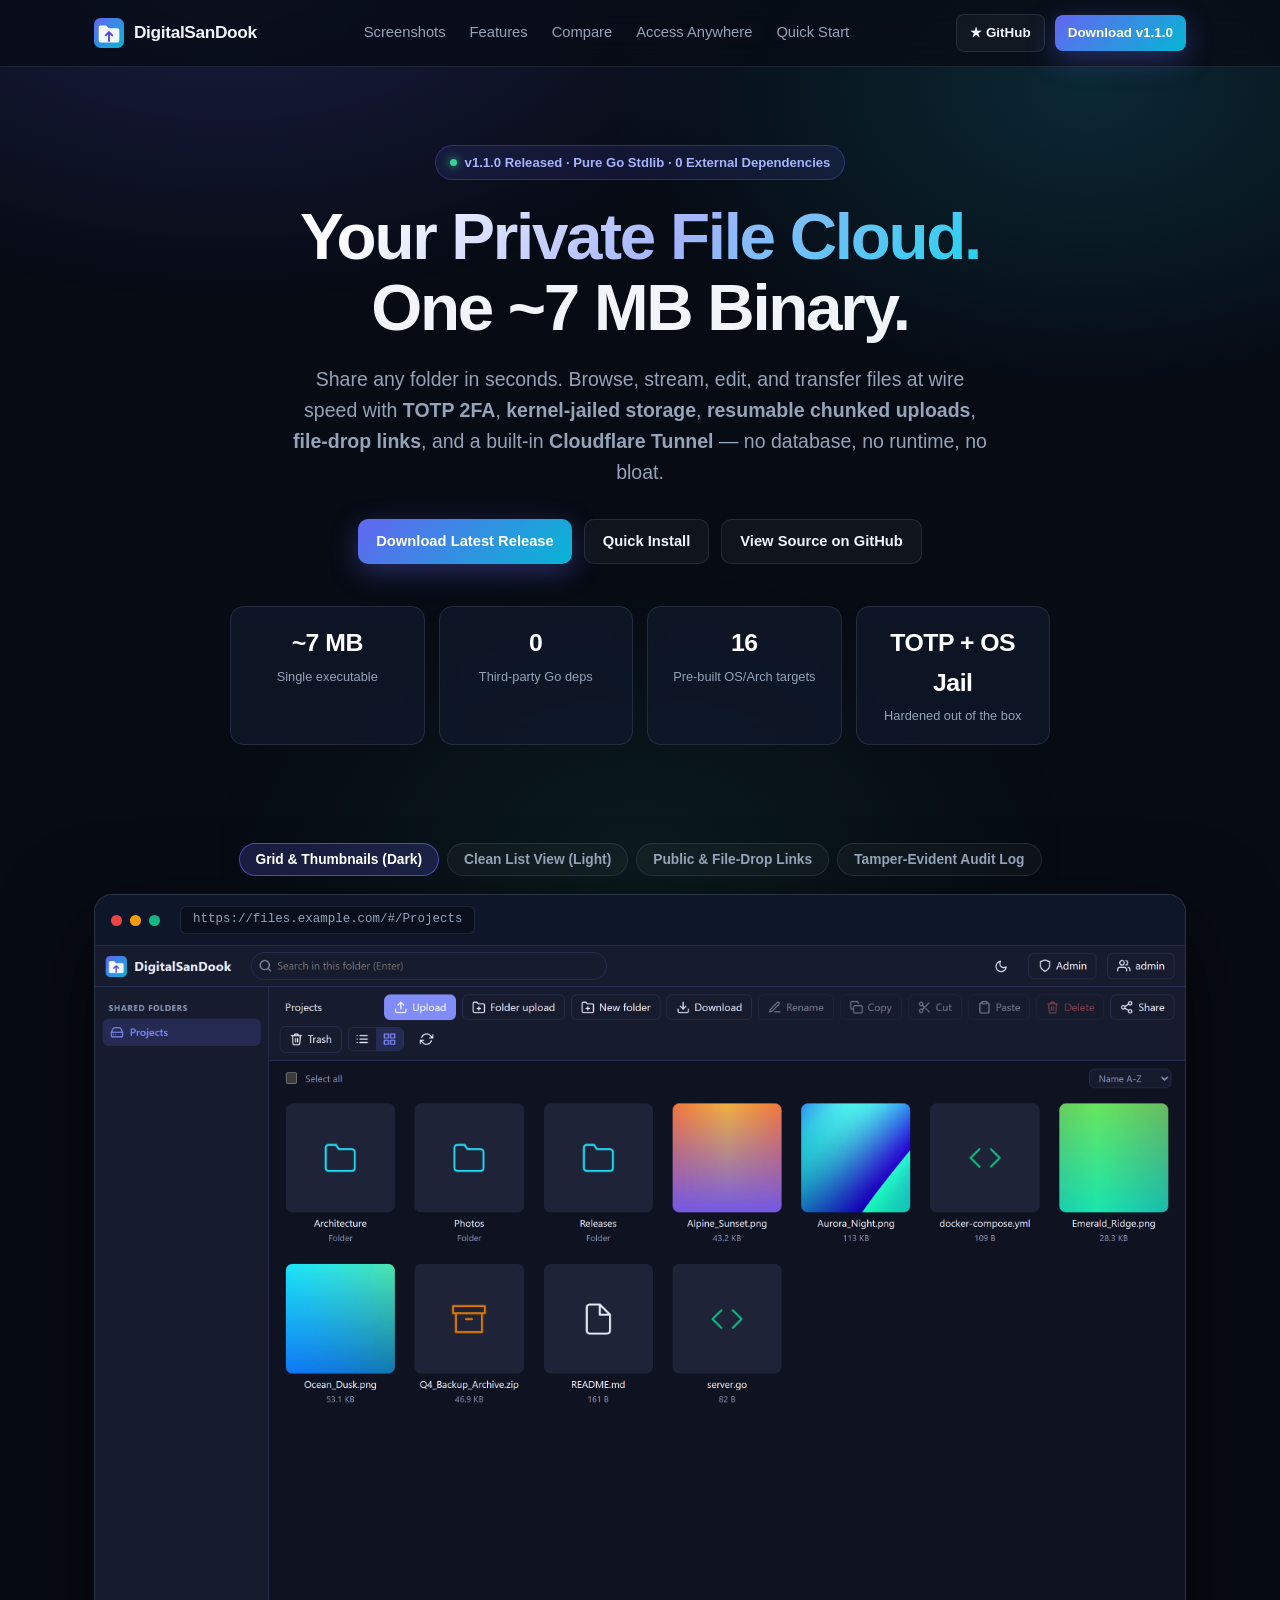
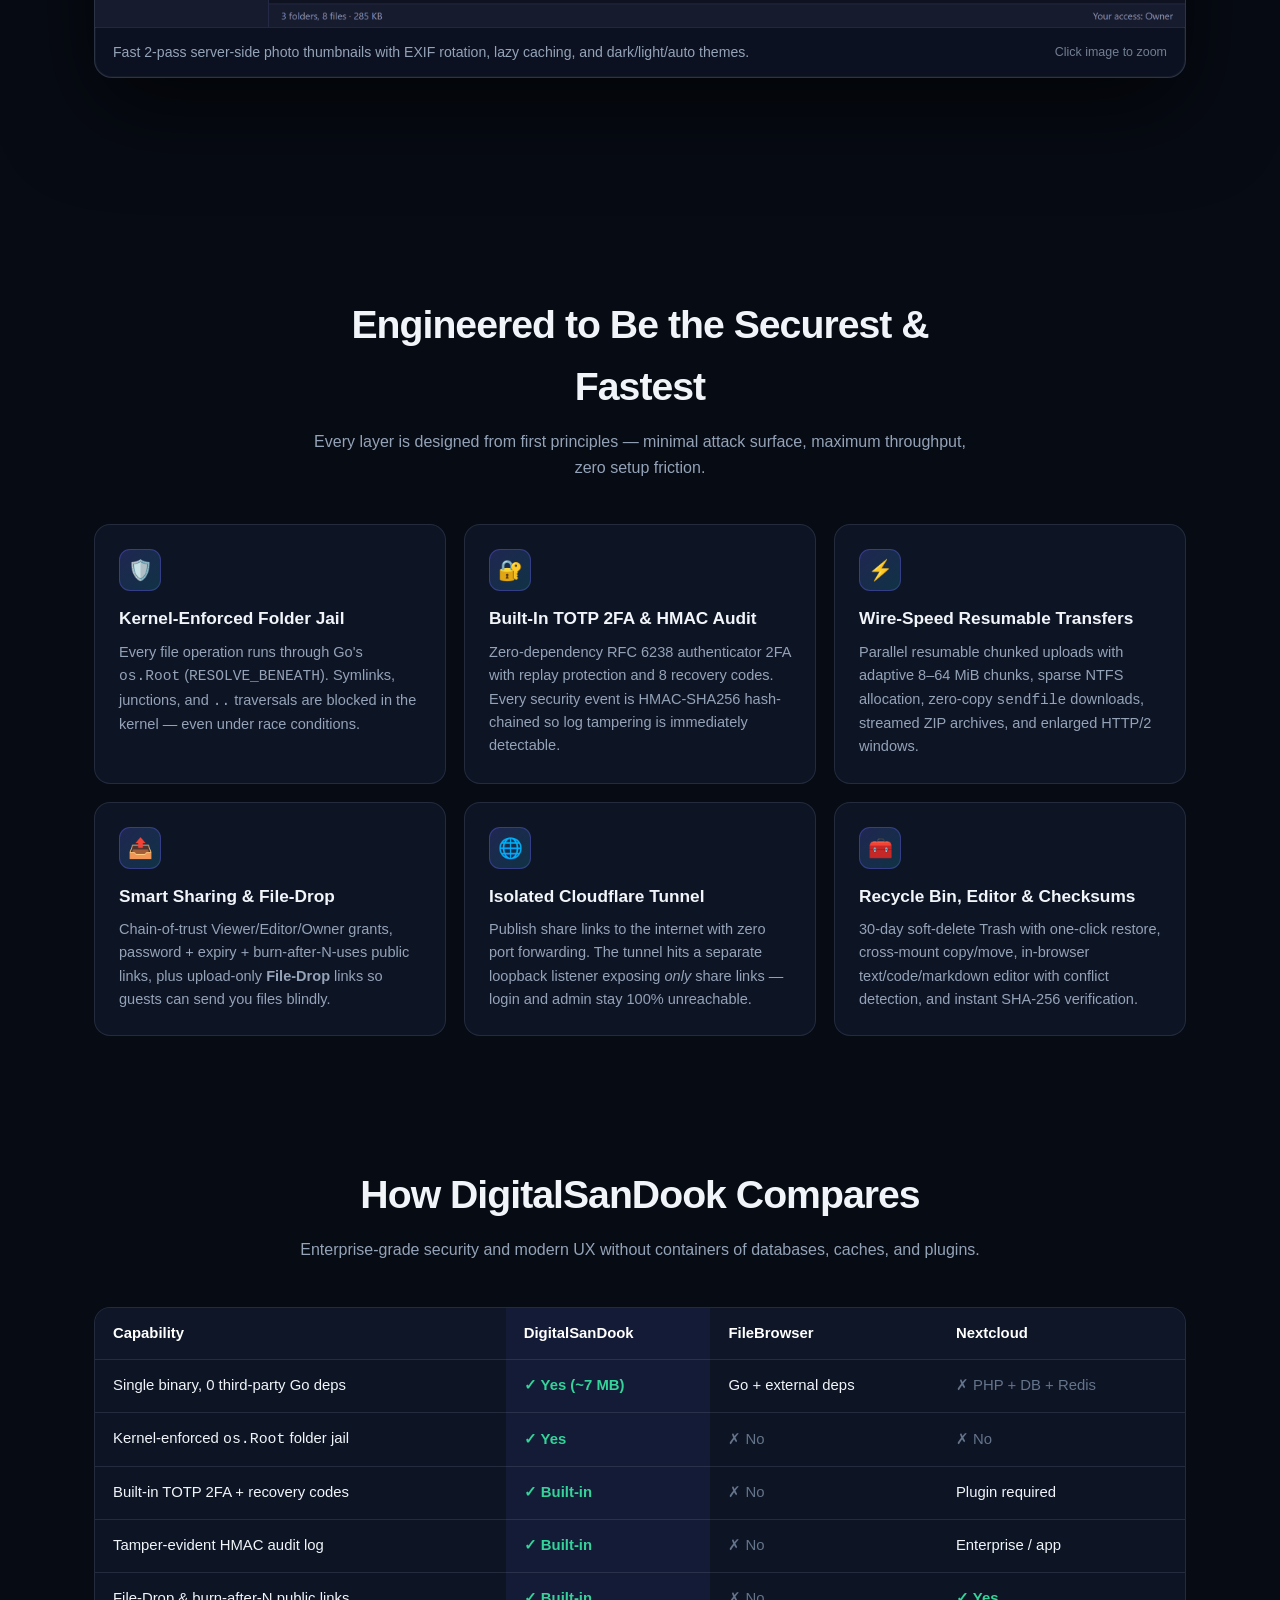
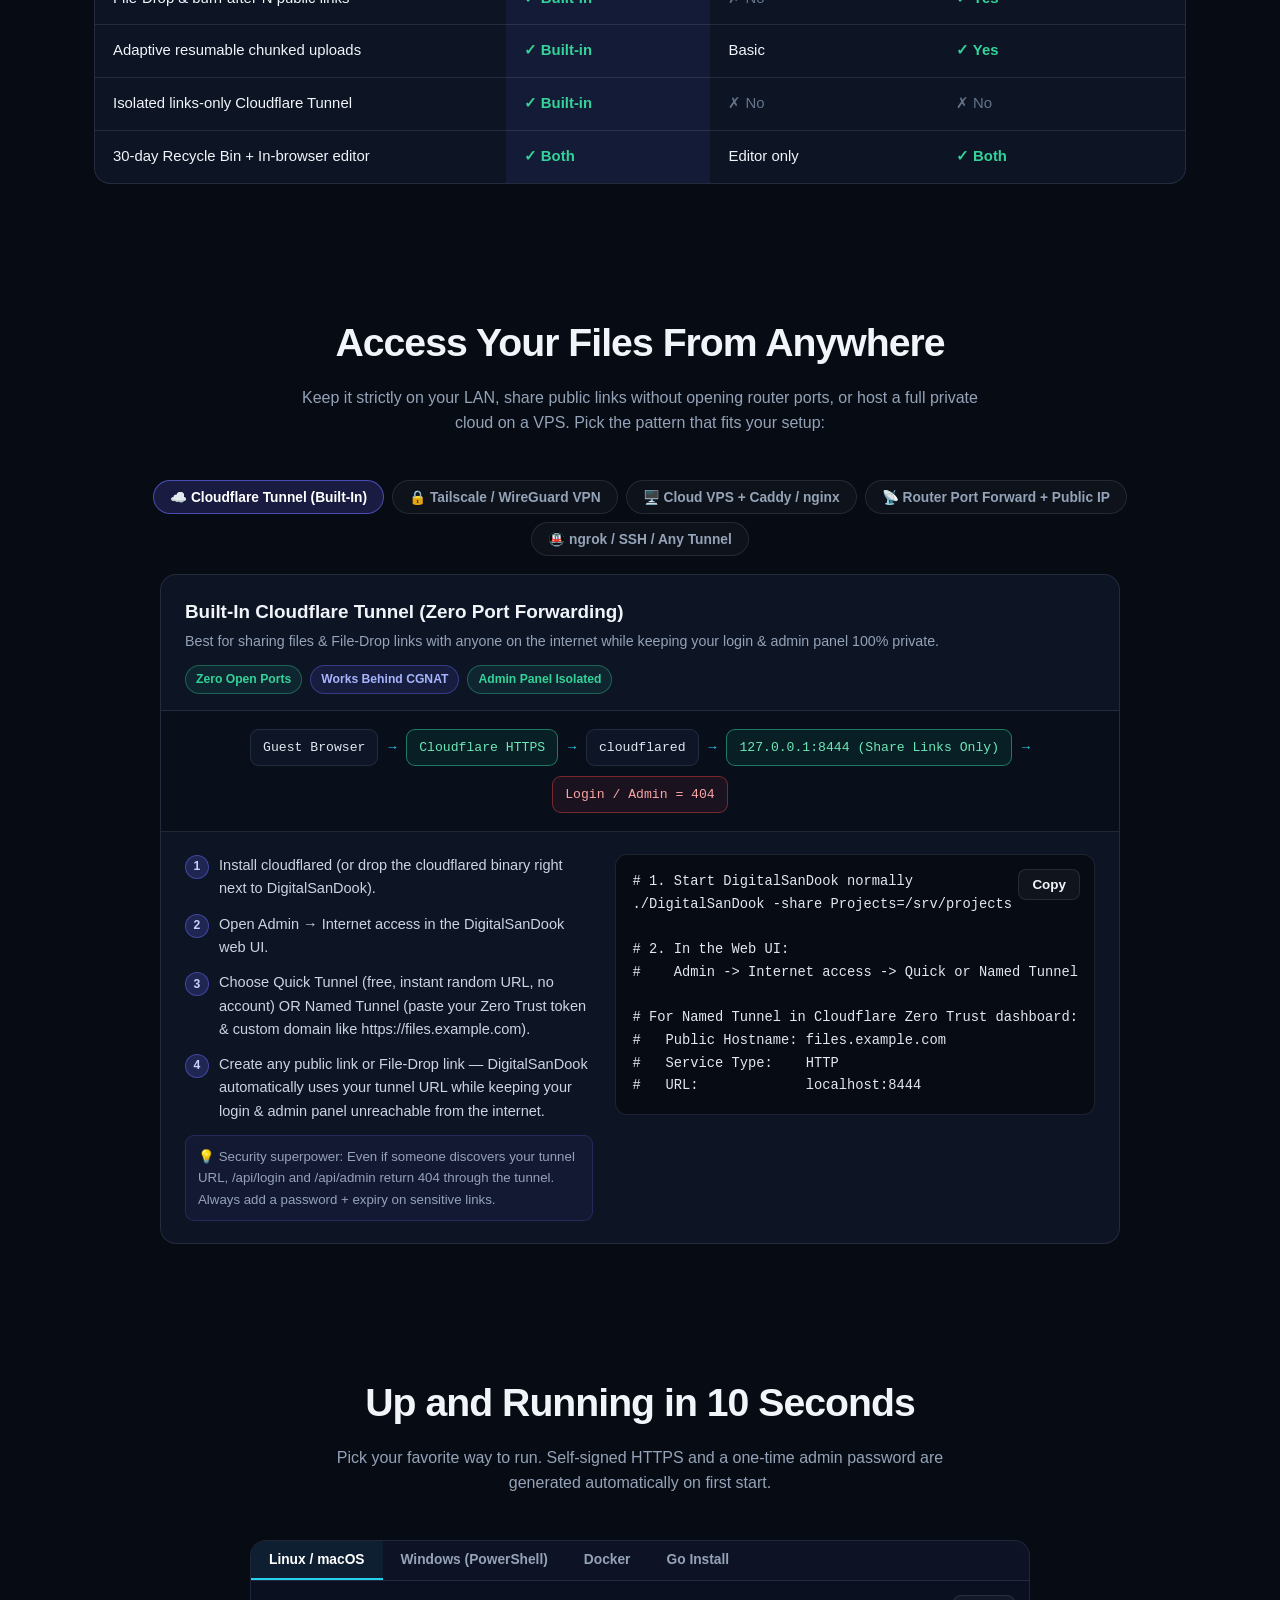
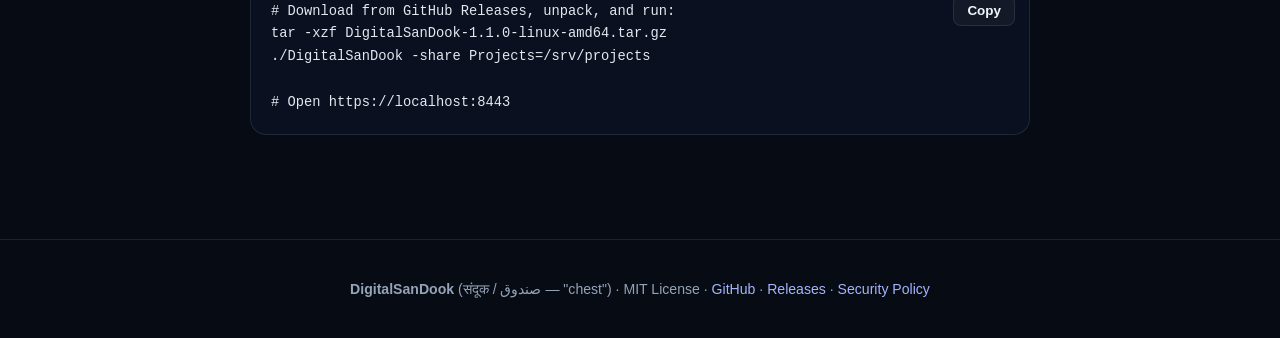
<file: docs/index.html>
<!doctype html>
<html lang="en">
<head>
<meta charset="utf-8">
<meta name="viewport" content="width=device-width,initial-scale=1">
<title>DigitalSanDook — Single-Binary, Hardened Self-Hosted File Cloud</title>
<meta name="description" content="Your own private file cloud in a single ~7 MB zero-dependency Go binary. TOTP 2FA, kernel-jailed folders, resumable chunked uploads, file-drop links, recycle bin, in-browser editor & Cloudflare Tunnel.">
<meta property="og:type" content="website">
<meta property="og:title" content="DigitalSanDook — Single-Binary, Hardened Self-Hosted File Cloud">
<meta property="og:description" content="Share any folder with TOTP 2FA, kernel-enforced os.Root jail, resumable adaptive chunked uploads, file-drop links, recycle bin & isolated Cloudflare Tunnel. Zero dependencies.">
<meta property="og:image" content="https://tintoser.github.io/DigitalSandook/screenshots/grid-dark.png">
<meta name="twitter:card" content="summary_large_image">
<meta name="twitter:title" content="DigitalSanDook — Single-Binary Self-Hosted File Cloud">
<meta name="twitter:description" content="One ~7 MB Go binary. Zero dependencies. Hardened by default.">
<meta name="twitter:image" content="https://tintoser.github.io/DigitalSandook/screenshots/grid-dark.png">
<link rel="icon" href="logo.svg" type="image/svg+xml">
<style>
:root {
  --bg: #070b14;
  --bg2: #0d1424;
  --card: rgba(17, 25, 45, 0.72);
  --bd: rgba(148, 163, 184, 0.16);
  --bd-hi: rgba(99, 102, 241, 0.45);
  --fg: #f1f5f9;
  --muted: #94a3b8;
  --acc: #6366f1;
  --acc2: #22d3ee;
  --ok: #34d399;
  --rad: 16px;
}
* { box-sizing: border-box; margin: 0; padding: 0; }
html { scroll-behavior: smooth; }
body {
  font-family: -apple-system, BlinkMacSystemFont, "Segoe UI", Roboto, Inter, Helvetica, Arial, sans-serif;
  background: var(--bg);
  color: var(--fg);
  line-height: 1.6;
  overflow-x: hidden;
  -webkit-font-smoothing: antialiased;
}
.glow {
  position: fixed; inset: 0; z-index: -1; pointer-events: none;
  background:
    radial-gradient(60rem 36rem at 18% -5%, rgba(99, 102, 241, 0.22), transparent 60%),
    radial-gradient(50rem 32rem at 85% 10%, rgba(34, 211, 238, 0.15), transparent 60%),
    radial-gradient(45rem 30rem at 50% 95%, rgba(52, 211, 153, 0.08), transparent 60%);
}
a { color: inherit; text-decoration: none; }
.wrap { max-width: 1140px; margin: 0 auto; padding: 0 24px; }

/* Nav */
header {
  position: sticky; top: 0; z-index: 40;
  backdrop-filter: blur(14px); -webkit-backdrop-filter: blur(14px);
  background: rgba(7, 11, 20, 0.76);
  border-bottom: 1px solid var(--bd);
}
.nav {
  display: flex; align-items: center; justify-content: space-between;
  height: 66px; gap: 20px;
}
.brand { display: flex; align-items: center; gap: 10px; font-weight: 700; font-size: 1.08rem; letter-spacing: -0.02em; }
.brand img { width: 30px; height: 30px; }
.nav-links { display: flex; align-items: center; gap: 24px; color: var(--muted); font-size: 0.92rem; }
.nav-links a:hover { color: var(--fg); }
.btn {
  display: inline-flex; align-items: center; gap: 8px;
  padding: 10px 18px; border-radius: 10px; font-weight: 600; font-size: 0.92rem;
  border: 1px solid var(--bd); background: rgba(255,255,255,0.04); color: var(--fg);
  cursor: pointer; transition: transform .15s, border-color .15s, background .15s, box-shadow .15s;
}
.btn:hover { border-color: var(--bd-hi); background: rgba(99,102,241,0.12); transform: translateY(-1px); }
.btn.primary {
  background: linear-gradient(135deg, #6366f1, #06b6d4);
  border: 0; color: #fff;
  box-shadow: 0 8px 28px rgba(99, 102, 241, 0.35);
}
.btn.primary:hover { box-shadow: 0 12px 34px rgba(6, 182, 212, 0.42); filter: brightness(1.06); }
.btn.sm { padding: 7px 13px; font-size: 0.84rem; border-radius: 8px; }

/* Hero */
.hero { text-align: center; padding: 78px 0 42px; }
.pill {
  display: inline-flex; align-items: center; gap: 8px;
  padding: 6px 14px; border-radius: 999px; font-size: 0.82rem; font-weight: 600;
  color: #a5b4fc; background: rgba(99,102,241,0.12); border: 1px solid rgba(99,102,241,0.32);
  margin-bottom: 22px;
}
.pill .dot { width: 7px; height: 7px; border-radius: 50%; background: var(--ok); box-shadow: 0 0 10px var(--ok); }
h1 {
  font-size: clamp(2.3rem, 5.4vw, 4.1rem);
  font-weight: 800; letter-spacing: -0.035em; line-height: 1.08;
  max-width: 880px; margin: 0 auto 20px;
}
.grad {
  background: linear-gradient(135deg, #ffffff 10%, #a5b4fc 55%, #22d3ee 100%);
  -webkit-background-clip: text; background-clip: text; color: transparent;
}
.lead {
  font-size: clamp(1.02rem, 1.8vw, 1.22rem); color: var(--muted);
  max-width: 700px; margin: 0 auto 30px;
}
.cta { display: flex; flex-wrap: wrap; justify-content: center; gap: 12px; margin-bottom: 42px; }

/* Stats */
.stats {
  display: grid; grid-template-columns: repeat(4, 1fr); gap: 14px;
  max-width: 820px; margin: 0 auto 56px;
}
.stat {
  background: var(--card); border: 1px solid var(--bd); border-radius: 14px;
  padding: 16px 12px; backdrop-filter: blur(10px);
}
.stat b { display: block; font-size: 1.55rem; font-weight: 800; letter-spacing: -0.02em; color: #fff; }
.stat span { font-size: 0.8rem; color: var(--muted); }

/* Screenshot Showcase */
.showcase { margin: 0 auto 88px; }
.tabs { display: flex; flex-wrap: wrap; justify-content: center; gap: 8px; margin-bottom: 18px; }
.tab {
  padding: 8px 16px; border-radius: 999px; font-size: 0.86rem; font-weight: 600;
  color: var(--muted); background: rgba(255,255,255,0.03); border: 1px solid var(--bd);
  cursor: pointer; transition: all .15s;
}
.tab:hover { color: var(--fg); border-color: var(--bd-hi); }
.tab.on { background: rgba(99,102,241,0.2); color: #fff; border-color: rgba(99,102,241,0.65); }
.frame {
  border-radius: 18px; overflow: hidden;
  border: 1px solid rgba(148,163,184,0.24);
  background: #0b1120;
  box-shadow: 0 30px 90px rgba(0, 0, 0, 0.65), 0 0 0 1px rgba(255,255,255,0.04) inset;
}
.chrome {
  display: flex; align-items: center; gap: 8px; padding: 11px 16px;
  background: rgba(15, 23, 42, 0.92); border-bottom: 1px solid var(--bd);
}
.chrome i { width: 11px; height: 11px; border-radius: 50%; display: inline-block; }
.chrome .r { background: #ef4444; } .chrome .y { background: #f59e0b; } .chrome .g { background: #10b981; }
.chrome .url {
  margin-left: 12px; font-family: ui-monospace, SFMono-Regular, Menlo, Consolas, monospace;
  font-size: 0.78rem; color: var(--muted); background: rgba(0,0,0,0.3);
  padding: 3px 12px; border-radius: 6px; border: 1px solid var(--bd);
}
.shot-wrap { position: relative; background: #0b1120; cursor: zoom-in; }
.shot-wrap img { width: 100%; display: block; aspect-ratio: 16 / 10; object-fit: cover; object-position: top; }
.caption {
  padding: 13px 18px; font-size: 0.88rem; color: var(--muted);
  border-top: 1px solid var(--bd); display: flex; justify-content: space-between; align-items: center; gap: 12px;
}

/* Sections */
section { padding: 64px 0; }
.sec-hd { text-align: center; max-width: 680px; margin: 0 auto 44px; }
.sec-hd h2 { font-size: clamp(1.7rem, 3.2vw, 2.45rem); font-weight: 800; letter-spacing: -0.025em; margin-bottom: 10px; }
.sec-hd p { color: var(--muted); font-size: 1rem; }

/* Feature Grid */
.grid { display: grid; grid-template-columns: repeat(3, 1fr); gap: 18px; }
.card {
  background: var(--card); border: 1px solid var(--bd); border-radius: var(--rad);
  padding: 24px; transition: border-color .2s, transform .2s;
}
.card:hover { border-color: var(--bd-hi); transform: translateY(-2px); }
.ico {
  width: 42px; height: 42px; border-radius: 11px; margin-bottom: 14px;
  display: grid; place-items: center; font-size: 1.25rem;
  background: linear-gradient(135deg, rgba(99,102,241,0.22), rgba(34,211,238,0.16));
  border: 1px solid rgba(99,102,241,0.35);
}
.card h3 { font-size: 1.08rem; font-weight: 700; margin-bottom: 8px; }
.card p { font-size: 0.91rem; color: var(--muted); }

/* Comparison Table */
.tbl-wrap {
  overflow-x: auto; border-radius: var(--rad); border: 1px solid var(--bd);
  background: var(--card);
}
table { width: 100%; border-collapse: collapse; font-size: 0.93rem; }
th, td { padding: 14px 18px; text-align: left; border-bottom: 1px solid var(--bd); }
thead th { background: rgba(15,23,42,0.75); font-weight: 700; color: #fff; }
tbody tr:last-child td { border-bottom: 0; }
.yes { color: var(--ok); font-weight: 700; }
.no { color: #64748b; }
.hi-col { background: rgba(99,102,241,0.08); }

/* Install */
.code-box {
  max-width: 780px; margin: 0 auto;
  background: #0a101f; border: 1px solid var(--bd); border-radius: var(--rad); overflow: hidden;
}
.code-tabs { display: flex; border-bottom: 1px solid var(--bd); background: rgba(15,23,42,0.6); overflow-x: auto; }
.ctab {
  padding: 11px 18px; font-size: 0.86rem; font-weight: 600; color: var(--muted);
  border: 0; background: transparent; cursor: pointer; border-bottom: 2px solid transparent;
}
.ctab.on { color: #fff; border-bottom-color: var(--acc2); background: rgba(34,211,238,0.06); }
.code-body { position: relative; padding: 20px; }
pre {
  font-family: ui-monospace, SFMono-Regular, Menlo, Consolas, monospace;
  font-size: 0.86rem; color: #e2e8f0; overflow-x: auto; line-height: 1.65;
}
.copy-btn { position: absolute; top: 14px; right: 14px; }

/* Deploy Playbook */
.deploy-card {
  background: var(--card); border: 1px solid var(--bd); border-radius: var(--rad);
  overflow: hidden; max-width: 960px; margin: 0 auto;
}
.deploy-top {
  padding: 22px 24px 16px; border-bottom: 1px solid var(--bd);
  display: flex; flex-wrap: wrap; align-items: center; justify-content: space-between; gap: 12px;
}
.badges { display: flex; flex-wrap: wrap; gap: 8px; }
.badge {
  font-size: 0.76rem; font-weight: 700; padding: 4px 10px; border-radius: 999px;
  border: 1px solid var(--bd); background: rgba(255,255,255,0.04); color: #cbd5e1;
}
.badge.ok { color: var(--ok); border-color: rgba(52,211,153,0.35); background: rgba(52,211,153,0.09); }
.badge.hi { color: #a5b4fc; border-color: rgba(99,102,241,0.4); background: rgba(99,102,241,0.12); }
.badge.warn { color: #fbbf24; border-color: rgba(251,191,36,0.35); background: rgba(251,191,36,0.08); }
.flow {
  display: flex; flex-wrap: wrap; align-items: center; justify-content: center; gap: 10px;
  padding: 18px 20px; background: rgba(7, 11, 20, 0.55); border-bottom: 1px solid var(--bd);
  font-family: ui-monospace, SFMono-Regular, Menlo, Consolas, monospace; font-size: 0.82rem;
}
.flow-node {
  padding: 7px 12px; border-radius: 9px; border: 1px solid var(--bd);
  background: rgba(15,23,42,0.85); color: #e2e8f0;
}
.flow-node.shield { border-color: rgba(52,211,153,0.5); color: #6ee7b7; background: rgba(16,185,129,0.1); }
.flow-node.block { border-color: rgba(239,68,68,0.45); color: #fca5a5; background: rgba(239,68,68,0.08); }
.flow-arr { color: var(--acc2); font-weight: 800; }
.deploy-body { padding: 22px 24px; display: grid; grid-template-columns: 1fr 1.15fr; gap: 22px; align-items: start; }
.steps { list-style: none; counter-reset: st; display: flex; flex-direction: column; gap: 12px; }
.steps li { position: relative; padding-left: 34px; font-size: 0.91rem; color: #cbd5e1; }
.steps li::before {
  counter-increment: st; content: counter(st);
  position: absolute; left: 0; top: 1px; width: 22px; height: 22px; border-radius: 50%;
  background: rgba(99,102,241,0.22); border: 1px solid rgba(99,102,241,0.5);
  color: #c7d2fe; font-size: 0.76rem; font-weight: 700; display: grid; place-items: center;
}
.deploy-code { position: relative; background: #070b14; border: 1px solid var(--bd); border-radius: 12px; padding: 16px; }
.deploy-tip {
  margin-top: 12px; font-size: 0.83rem; color: var(--muted);
  padding: 10px 12px; border-radius: 9px; background: rgba(99,102,241,0.07); border: 1px solid rgba(99,102,241,0.22);
}

/* Footer */
footer {
  border-top: 1px solid var(--bd); padding: 38px 0; margin-top: 40px;
  text-align: center; color: var(--muted); font-size: 0.88rem;
}
footer a { color: #a5b4fc; }
footer a:hover { text-decoration: underline; }

/* Lightbox */
.lb {
  position: fixed; inset: 0; z-index: 90; background: rgba(2,6,23,0.9);
  display: none; align-items: center; justify-content: center; padding: 24px; cursor: zoom-out;
}
.lb.open { display: flex; }
.lb img { max-width: 96vw; max-height: 92vh; border-radius: 12px; border: 1px solid var(--bd); }

@media (max-width: 900px) {
  .grid { grid-template-columns: repeat(2, 1fr); }
  .stats { grid-template-columns: repeat(2, 1fr); }
  .deploy-body { grid-template-columns: 1fr; }
  .nav-links { display: none; }
}
@media (max-width: 600px) {
  .grid { grid-template-columns: 1fr; }
  .hero { padding-top: 48px; }
}
</style>
</head>
<body>
<div class="glow"></div>

<header>
  <div class="wrap nav">
    <a class="brand" href="#">
      <img src="logo.svg" alt="DigitalSanDook">
      <span>DigitalSanDook</span>
    </a>
    <nav class="nav-links">
      <a href="#preview">Screenshots</a>
      <a href="#benefits">Features</a>
      <a href="#compare">Compare</a>
      <a href="#anywhere">Access Anywhere</a>
      <a href="#install">Quick Start</a>
    </nav>
    <div style="display:flex;gap:10px;align-items:center">
      <a class="btn sm" href="https://github.com/TinToSer/DigitalSandook" target="_blank" rel="noopener">★ GitHub</a>
      <a class="btn sm primary" href="https://github.com/TinToSer/DigitalSandook/releases/latest" target="_blank" rel="noopener">Download v1.1.0</a>
    </div>
  </div>
</header>

<main class="wrap">
  <section class="hero">
    <div class="pill"><span class="dot"></span> v1.1.0 Released · Pure Go Stdlib · 0 External Dependencies</div>
    <h1><span class="grad">Your Private File Cloud.</span><br>One ~7 MB Binary.</h1>
    <p class="lead">
      Share any folder in seconds. Browse, stream, edit, and transfer files at wire speed with
      <strong>TOTP 2FA</strong>, <strong>kernel-jailed storage</strong>, <strong>resumable chunked uploads</strong>,
      <strong>file-drop links</strong>, and a built-in <strong>Cloudflare Tunnel</strong> — no database, no runtime, no bloat.
    </p>
    <div class="cta">
      <a class="btn primary" href="https://github.com/TinToSer/DigitalSandook/releases/latest" target="_blank" rel="noopener">Download Latest Release</a>
      <a class="btn" href="#install">Quick Install</a>
      <a class="btn" href="https://github.com/TinToSer/DigitalSandook" target="_blank" rel="noopener">View Source on GitHub</a>
    </div>

    <div class="stats">
      <div class="stat"><b>~7 MB</b><span>Single executable</span></div>
      <div class="stat"><b>0</b><span>Third-party Go deps</span></div>
      <div class="stat"><b>16</b><span>Pre-built OS/Arch targets</span></div>
      <div class="stat"><b>TOTP + OS Jail</b><span>Hardened out of the box</span></div>
    </div>
  </section>

  <section id="preview" class="showcase" style="padding-top:0">
    <div class="tabs" id="shotTabs">
      <button class="tab on" data-shot="0" type="button">Grid &amp; Thumbnails (Dark)</button>
      <button class="tab" data-shot="1" type="button">Clean List View (Light)</button>
      <button class="tab" data-shot="2" type="button">Public &amp; File-Drop Links</button>
      <button class="tab" data-shot="3" type="button">Tamper-Evident Audit Log</button>
    </div>
    <div class="frame">
      <div class="chrome">
        <i class="r"></i><i class="y"></i><i class="g"></i>
        <span class="url" id="shotUrl">https://files.example.com/#/Projects</span>
      </div>
      <div class="shot-wrap" id="shotWrap">
        <img id="shotImg" src="screenshots/grid-dark.png" alt="DigitalSanDook Grid View in Dark Mode">
      </div>
      <div class="caption">
        <span id="shotCap">Fast 2-pass server-side photo thumbnails with EXIF rotation, lazy caching, and dark/light/auto themes.</span>
        <span style="font-size:0.78rem;opacity:0.75">Click image to zoom</span>
      </div>
    </div>
  </section>

  <section id="benefits">
    <div class="sec-hd">
      <h2>Engineered to Be the Securest &amp; Fastest</h2>
      <p>Every layer is designed from first principles — minimal attack surface, maximum throughput, zero setup friction.</p>
    </div>
    <div class="grid">
      <div class="card">
        <div class="ico">🛡️</div>
        <h3>Kernel-Enforced Folder Jail</h3>
        <p>Every file operation runs through Go's <code>os.Root</code> (<code>RESOLVE_BENEATH</code>). Symlinks, junctions, and <code>..</code> traversals are blocked in the kernel — even under race conditions.</p>
      </div>
      <div class="card">
        <div class="ico">🔐</div>
        <h3>Built-In TOTP 2FA &amp; HMAC Audit</h3>
        <p>Zero-dependency RFC 6238 authenticator 2FA with replay protection and 8 recovery codes. Every security event is HMAC-SHA256 hash-chained so log tampering is immediately detectable.</p>
      </div>
      <div class="card">
        <div class="ico">⚡</div>
        <h3>Wire-Speed Resumable Transfers</h3>
        <p>Parallel resumable chunked uploads with adaptive 8–64 MiB chunks, sparse NTFS allocation, zero-copy <code>sendfile</code> downloads, streamed ZIP archives, and enlarged HTTP/2 windows.</p>
      </div>
      <div class="card">
        <div class="ico">📤</div>
        <h3>Smart Sharing &amp; File-Drop</h3>
        <p>Chain-of-trust Viewer/Editor/Owner grants, password + expiry + burn-after-N-uses public links, plus upload-only <strong>File-Drop</strong> links so guests can send you files blindly.</p>
      </div>
      <div class="card">
        <div class="ico">🌐</div>
        <h3>Isolated Cloudflare Tunnel</h3>
        <p>Publish share links to the internet with zero port forwarding. The tunnel hits a separate loopback listener exposing <em>only</em> share links — login and admin stay 100% unreachable.</p>
      </div>
      <div class="card">
        <div class="ico">🧰</div>
        <h3>Recycle Bin, Editor &amp; Checksums</h3>
        <p>30-day soft-delete Trash with one-click restore, cross-mount copy/move, in-browser text/code/markdown editor with conflict detection, and instant SHA-256 verification.</p>
      </div>
    </div>
  </section>

  <section id="compare">
    <div class="sec-hd">
      <h2>How DigitalSanDook Compares</h2>
      <p>Enterprise-grade security and modern UX without containers of databases, caches, and plugins.</p>
    </div>
    <div class="tbl-wrap">
      <table>
        <thead>
          <tr>
            <th>Capability</th>
            <th class="hi-col">DigitalSanDook</th>
            <th>FileBrowser</th>
            <th>Nextcloud</th>
          </tr>
        </thead>
        <tbody>
          <tr><td>Single binary, 0 third-party Go deps</td><td class="hi-col yes">✓ Yes (~7 MB)</td><td>Go + external deps</td><td class="no">✗ PHP + DB + Redis</td></tr>
          <tr><td>Kernel-enforced <code>os.Root</code> folder jail</td><td class="hi-col yes">✓ Yes</td><td class="no">✗ No</td><td class="no">✗ No</td></tr>
          <tr><td>Built-in TOTP 2FA + recovery codes</td><td class="hi-col yes">✓ Built-in</td><td class="no">✗ No</td><td>Plugin required</td></tr>
          <tr><td>Tamper-evident HMAC audit log</td><td class="hi-col yes">✓ Built-in</td><td class="no">✗ No</td><td>Enterprise / app</td></tr>
          <tr><td>File-Drop &amp; burn-after-N public links</td><td class="hi-col yes">✓ Built-in</td><td class="no">✗ No</td><td class="yes">✓ Yes</td></tr>
          <tr><td>Adaptive resumable chunked uploads</td><td class="hi-col yes">✓ Built-in</td><td>Basic</td><td class="yes">✓ Yes</td></tr>
          <tr><td>Isolated links-only Cloudflare Tunnel</td><td class="hi-col yes">✓ Built-in</td><td class="no">✗ No</td><td class="no">✗ No</td></tr>
          <tr><td>30-day Recycle Bin + In-browser editor</td><td class="hi-col yes">✓ Both</td><td>Editor only</td><td class="yes">✓ Both</td></tr>
        </tbody>
      </table>
    </div>
  </section>

  <section id="anywhere">
    <div class="sec-hd">
      <h2>Access Your Files From Anywhere</h2>
      <p>Keep it strictly on your LAN, share public links without opening router ports, or host a full private cloud on a VPS. Pick the pattern that fits your setup:</p>
    </div>

    <div class="tabs" id="deployTabs">
      <button class="tab on" data-dep="0" type="button">☁️ Cloudflare Tunnel (Built-In)</button>
      <button class="tab" data-dep="1" type="button">🔒 Tailscale / WireGuard VPN</button>
      <button class="tab" data-dep="2" type="button">🖥️ Cloud VPS + Caddy / nginx</button>
      <button class="tab" data-dep="3" type="button">📡 Router Port Forward + Public IP</button>
      <button class="tab" data-dep="4" type="button">🚇 ngrok / SSH / Any Tunnel</button>
    </div>

    <div class="deploy-card">
      <div class="deploy-top">
        <div>
          <h3 id="depTitle" style="font-size:1.18rem;margin-bottom:3px"></h3>
          <p id="depSub" style="font-size:0.89rem;color:var(--muted)"></p>
        </div>
        <div class="badges" id="depBadges"></div>
      </div>
      <div class="flow" id="depFlow"></div>
      <div class="deploy-body">
        <div>
          <ol class="steps" id="depSteps"></ol>
          <div class="deploy-tip" id="depTip"></div>
        </div>
        <div class="deploy-code">
          <button class="btn sm copy-btn" id="depCopy" type="button">Copy</button>
          <pre id="depCode"></pre>
        </div>
      </div>
    </div>
  </section>

  <section id="install">
    <div class="sec-hd">
      <h2>Up and Running in 10 Seconds</h2>
      <p>Pick your favorite way to run. Self-signed HTTPS and a one-time admin password are generated automatically on first start.</p>
    </div>
    <div class="code-box">
      <div class="code-tabs" id="codeTabs">
        <button class="ctab on" data-code="0" type="button">Linux / macOS</button>
        <button class="ctab" data-code="1" type="button">Windows (PowerShell)</button>
        <button class="ctab" data-code="2" type="button">Docker</button>
        <button class="ctab" data-code="3" type="button">Go Install</button>
      </div>
      <div class="code-body">
        <button class="btn sm copy-btn" id="copyBtn" type="button">Copy</button>
        <pre id="codePre"></pre>
      </div>
    </div>
  </section>
</main>

<footer>
  <div class="wrap">
    <p><strong>DigitalSanDook</strong> (संदूक / صندوق — "chest") · MIT License · <a href="https://github.com/TinToSer/DigitalSandook">GitHub</a> · <a href="https://github.com/TinToSer/DigitalSandook/releases/latest">Releases</a> · <a href="https://github.com/TinToSer/DigitalSandook/blob/main/SECURITY.md">Security Policy</a></p>
  </div>
</footer>

<div class="lb" id="lb"><img id="lbImg" alt=""></div>

<script>
const shots = [
  { src: 'screenshots/grid-dark.png', url: 'https://files.example.com/#/Projects', cap: 'Fast 2-pass server-side photo thumbnails with EXIF rotation, lazy caching, and dark/light/auto themes.' },
  { src: 'screenshots/list-light.png', url: 'https://files.example.com/#/Projects', cap: 'Clean, keyboard-driven list view with multi-select, drag-and-drop move, Trash, and live status bar.' },
  { src: 'screenshots/share-dark.png', url: 'https://files.example.com/#/Projects (Share)', cap: 'Share with users or create password-protected, expiring, burn-after-N, or upload-only File-Drop links.' },
  { src: 'screenshots/admin-audit.png', url: 'https://files.example.com/#/Admin/Audit', cap: 'Admin panel with one-click HMAC-SHA256 audit log integrity verification, 2FA management, and live session control.' }
];
const snippets = [
`# Download from GitHub Releases, unpack, and run:
tar -xzf DigitalSanDook-1.1.0-linux-amd64.tar.gz
./DigitalSanDook -share Projects=/srv/projects

# Open https://localhost:8443`,
`# Download Windows archive from GitHub Releases, unzip, and run:
.\\DigitalSanDook.exe -share Projects=D:\\Projects

# Open https://localhost:8443`,
`docker run -d --name digitalsandook -p 8443:8443 \\
  -v dsd-data:/data \\
  -v /srv/projects:/shares/projects \\
  ghcr.io/tintoser/digitalsandook:latest -data /data -share Projects=/shares/projects

docker logs digitalsandook   # prints the one-time admin password`,
`go install github.com/TinToSer/DigitalSandook/cmd/digitalsandook@latest
digitalsandook -share Projects=/path/to/folder`
];

const shotImg = document.getElementById('shotImg');
const shotUrl = document.getElementById('shotUrl');
const shotCap = document.getElementById('shotCap');
document.getElementById('shotTabs').addEventListener('click', ev => {
  const b = ev.target.closest('.tab'); if (!b) return;
  document.querySelectorAll('#shotTabs .tab').forEach(t => t.classList.remove('on'));
  b.classList.add('on');
  const s = shots[+b.dataset.shot];
  shotImg.src = s.src; shotUrl.textContent = s.url; shotCap.textContent = s.cap;
});

const lb = document.getElementById('lb'), lbImg = document.getElementById('lbImg');
document.getElementById('shotWrap').addEventListener('click', () => { lbImg.src = shotImg.src; lb.classList.add('open'); });
lb.addEventListener('click', () => lb.classList.remove('open'));
document.addEventListener('keydown', ev => { if (ev.key === 'Escape') lb.classList.remove('open'); });

const codePre = document.getElementById('codePre'), copyBtn = document.getElementById('copyBtn');
let curCode = 0;
function showCode(i) { curCode = i; codePre.textContent = snippets[i]; }
document.getElementById('codeTabs').addEventListener('click', ev => {
  const b = ev.target.closest('.ctab'); if (!b) return;
  document.querySelectorAll('#codeTabs .ctab').forEach(t => t.classList.remove('on'));
  b.classList.add('on'); showCode(+b.dataset.code);
});
copyBtn.addEventListener('click', async () => {
  try { await navigator.clipboard.writeText(snippets[curCode]); copyBtn.textContent = 'Copied!'; setTimeout(() => copyBtn.textContent = 'Copy', 1500); } catch (_) {}
});
showCode(0);

const deploys = [
  {
    title: 'Built-In Cloudflare Tunnel (Zero Port Forwarding)',
    sub: 'Best for sharing files & File-Drop links with anyone on the internet while keeping your login & admin panel 100% private.',
    badges: [['ok', 'Zero Open Ports'], ['hi', 'Works Behind CGNAT'], ['ok', 'Admin Panel Isolated']],
    flow: [
      ['Guest Browser', ''], ['Cloudflare HTTPS', 'shield'], ['cloudflared', ''],
      ['127.0.0.1:8444 (Share Links Only)', 'shield'], ['Login / Admin = 404', 'block']
    ],
    steps: [
      'Install cloudflared (or drop the cloudflared binary right next to DigitalSanDook).',
      'Open Admin → Internet access in the DigitalSanDook web UI.',
      'Choose Quick Tunnel (free, instant random URL, no account) OR Named Tunnel (paste your Zero Trust token & custom domain like https://files.example.com).',
      'Create any public link or File-Drop link — DigitalSanDook automatically uses your tunnel URL while keeping your login & admin panel unreachable from the internet.'
    ],
    tip: '💡 Security superpower: Even if someone discovers your tunnel URL, /api/login and /api/admin return 404 through the tunnel. Always add a password + expiry on sensitive links.',
    code: `# 1. Start DigitalSanDook normally
./DigitalSanDook -share Projects=/srv/projects

# 2. In the Web UI:
#    Admin -> Internet access -> Quick or Named Tunnel

# For Named Tunnel in Cloudflare Zero Trust dashboard:
#   Public Hostname: files.example.com
#   Service Type:    HTTP
#   URL:             localhost:8444`
  },
  {
    title: 'Private Mesh VPN (Tailscale / WireGuard / ZeroTier)',
    sub: 'Best for accessing your FULL file manager & admin panel from your phone or laptop anywhere in the world — with zero public exposure.',
    badges: [['ok', 'Safest Full Access'], ['hi', 'Zero Open Ports'], ['ok', 'No CGNAT Issues']],
    flow: [
      ['Your Phone / Laptop', ''], ['Encrypted WireGuard Mesh', 'shield'],
      ['Home Server (100.x.y.z)', ''], ['DigitalSanDook :8443 (Full UI)', 'shield']
    ],
    steps: [
      'Install Tailscale (or WireGuard / ZeroTier) on the machine running DigitalSanDook and on your phone/laptop.',
      'Run DigitalSanDook bound to your Tailscale IP (or all interfaces) with built-in HTTPS.',
      'Open https://<your-machine-tailscale-ip>:8443 from anywhere on Earth — your server stays completely invisible to internet scanners.',
      'Optional: Pair with Built-In Cloudflare Tunnel so YOU use Tailscale for full access while external guests only see public share links.'
    ],
    tip: '💡 Pro combo: Tailscale for your private full access + Built-In Cloudflare Tunnel for external share links = maximum security with zero exposed login pages.',
    code: `# Bind strictly to your Tailscale interface IP:
./DigitalSanDook -addr 100.64.0.12:8443 -share Home=/srv/files

# Or with Tailscale MagicDNS + real HTTPS cert:
tailscale cert mybox.tail1234.ts.net
./DigitalSanDook \\
  -cert mybox.tail1234.ts.net.crt \\
  -key  mybox.tail1234.ts.net.key \\
  -share Home=/srv/files`
  },
  {
    title: 'Host on a Cloud VPS + Caddy or nginx (Auto-HTTPS)',
    sub: 'Best for a permanent, fast, multi-user team cloud on your own domain (DigitalOcean, Hetzner, Oracle Cloud, Linode, AWS).',
    badges: [['hi', 'Auto Let\'s Encrypt'], ['ok', 'Permanent Domain'], ['ok', 'Multi-User Cloud']],
    flow: [
      ['Any Browser (HTTPS :443)', ''], ['Caddy / nginx (TLS)', 'shield'],
      ['127.0.0.1:1716 (-http -trust-proxy)', 'shield'], ['DigitalSanDook', '']
    ],
    steps: [
      'Point an A / AAAA DNS record for files.yourdomain.com to your VPS public IP.',
      'Run DigitalSanDook on loopback only (-http -addr 127.0.0.1:1716 -trust-proxy) as an unprivileged user.',
      'Put Caddy (3 lines, automatic Let\'s Encrypt!) or nginx in front to terminate HTTPS and forward real client IPs.',
      'Enable TOTP 2FA on your admin account immediately after first login.'
    ],
    tip: '💡 Because DigitalSanDook is a single ~7 MB static binary, it runs effortlessly even on a $4/mo 512 MB RAM VPS with zero database overhead.',
    code: `# 1. Run DigitalSanDook on loopback only:
./DigitalSanDook -http -addr 127.0.0.1:1716 -trust-proxy \\
  -data /var/lib/dsd -share Team=/srv/team

# 2. /etc/caddy/Caddyfile (automatic HTTPS!):
files.yourdomain.com {
    reverse_proxy 127.0.0.1:1716
}

# 3. Firewall: allow ONLY 80 & 443 (keep 1716 closed):
sudo ufw allow 80,443/tcp && sudo ufw enable`
  },
  {
    title: 'Home Router Port Forwarding + Public IP / DDNS',
    sub: 'Direct high-speed home connection with no middleman bandwidth caps — ideal if your ISP gives you a real public IPv4/IPv6.',
    badges: [['hi', 'Direct Full Speed'], ['warn', 'Requires Public IP'], ['ok', 'Auto-Reloading TLS']],
    flow: [
      ['Internet Browser', ''], ['Router NAT (TCP :8443)', ''],
      ['Home PC :8443 (Built-In HTTPS)', 'shield'], ['TOTP 2FA + Lockout', 'shield']
    ],
    steps: [
      'Assign your home server a static LAN IP (e.g., 192.168.1.50) in your router DHCP settings.',
      'In your router Port Forwarding / NAT page, forward external TCP port 8443 (or 443) → 192.168.1.50:8443.',
      'Set up free Dynamic DNS (DuckDNS, Cloudflare DDNS, or No-IP) so your domain updates if your home IP changes.',
      'Pass real Let\'s Encrypt certs via -cert and -key (DigitalSanDook hot-reloads renewed certs automatically with zero restart!) and enable TOTP 2FA.'
    ],
    tip: '⚠️ Check if you are behind CGNAT: compare your router\'s WAN IP with whatismyip.com. If they differ, your ISP uses CGNAT — use Cloudflare Tunnel or Tailscale instead.',
    code: `# Run with Let's Encrypt certs (auto hot-reloaded on renewal!):
./DigitalSanDook \\
  -addr :8443 \\
  -cert /etc/letsencrypt/live/home.duckdns.org/fullchain.pem \\
  -key  /etc/letsencrypt/live/home.duckdns.org/privkey.pem \\
  -share Media=/mnt/nas/media

# Then open from anywhere:
#   https://home.duckdns.org:8443`
  },
  {
    title: 'Any Other Tunnel (ngrok, Pinggy, Bore, SSH Reverse Tunnel)',
    sub: 'Need a quick temporary tunnel or already have an SSH jump box? DigitalSanDook works cleanly behind any HTTP/TLS tunnel.',
    badges: [['hi', 'Zero Config'], ['ok', 'Works Anywhere'], ['warn', 'Enable 2FA']],
    flow: [
      ['Browser (HTTPS)', ''], ['ngrok / SSH Jump Box', 'shield'],
      ['127.0.0.1:1716 (-http -trust-proxy)', ''], ['DigitalSanDook', 'shield']
    ],
    steps: [
      'Start DigitalSanDook on loopback (-http -addr 127.0.0.1:1716 -trust-proxy) so it cannot be reached directly.',
      'Launch your preferred tunnel pointing at http://127.0.0.1:1716 (make sure the tunnel preserves the Host header).',
      'Make sure your password is strong and TOTP 2FA is enabled before exposing the full UI over a public tunnel.'
    ],
    tip: '💡 DigitalSanDook enforces strict Origin == Host CSRF checks. Always ensure your tunnel or reverse proxy passes the public Host header unchanged.',
    code: `# Start locally on loopback:
./DigitalSanDook -http -addr 127.0.0.1:1716 -trust-proxy -share Docs=./docs

# Option A — ngrok:
ngrok http 1716

# Option B — Reverse SSH tunnel via your own VPS:
ssh -N -R 1716:127.0.0.1:1716 user@your-vps.com

# Option C — Pinggy (no install required):
ssh -p 443 -R0:127.0.0.1:1716 a.pinggy.io`
  }
];

const depTitle = document.getElementById('depTitle');
const depSub = document.getElementById('depSub');
const depBadges = document.getElementById('depBadges');
const depFlow = document.getElementById('depFlow');
const depSteps = document.getElementById('depSteps');
const depTip = document.getElementById('depTip');
const depCode = document.getElementById('depCode');
const depCopy = document.getElementById('depCopy');
let curDep = 0;

function showDeploy(i) {
  curDep = i;
  const d = deploys[i];
  depTitle.textContent = d.title;
  depSub.textContent = d.sub;
  depBadges.replaceChildren(...d.badges.map(([cls, txt]) => {
    const s = document.createElement('span'); s.className = 'badge ' + cls; s.textContent = txt; return s;
  }));
  depFlow.replaceChildren();
  d.flow.forEach(([txt, cls], idx) => {
    if (idx > 0) { const a = document.createElement('span'); a.className = 'flow-arr'; a.textContent = '→'; depFlow.append(a); }
    const n = document.createElement('span'); n.className = 'flow-node ' + cls; n.textContent = txt; depFlow.append(n);
  });
  depSteps.replaceChildren(...d.steps.map(t => { const li = document.createElement('li'); li.textContent = t; return li; }));
  depTip.textContent = d.tip;
  depCode.textContent = d.code;
}
document.getElementById('deployTabs').addEventListener('click', ev => {
  const b = ev.target.closest('.tab'); if (!b) return;
  document.querySelectorAll('#deployTabs .tab').forEach(t => t.classList.remove('on'));
  b.classList.add('on'); showDeploy(+b.dataset.dep);
});
depCopy.addEventListener('click', async () => {
  try { await navigator.clipboard.writeText(deploys[curDep].code); depCopy.textContent = 'Copied!'; setTimeout(() => depCopy.textContent = 'Copy', 1500); } catch (_) {}
});
showDeploy(0);
</script>
</body>
</html>
</file>
